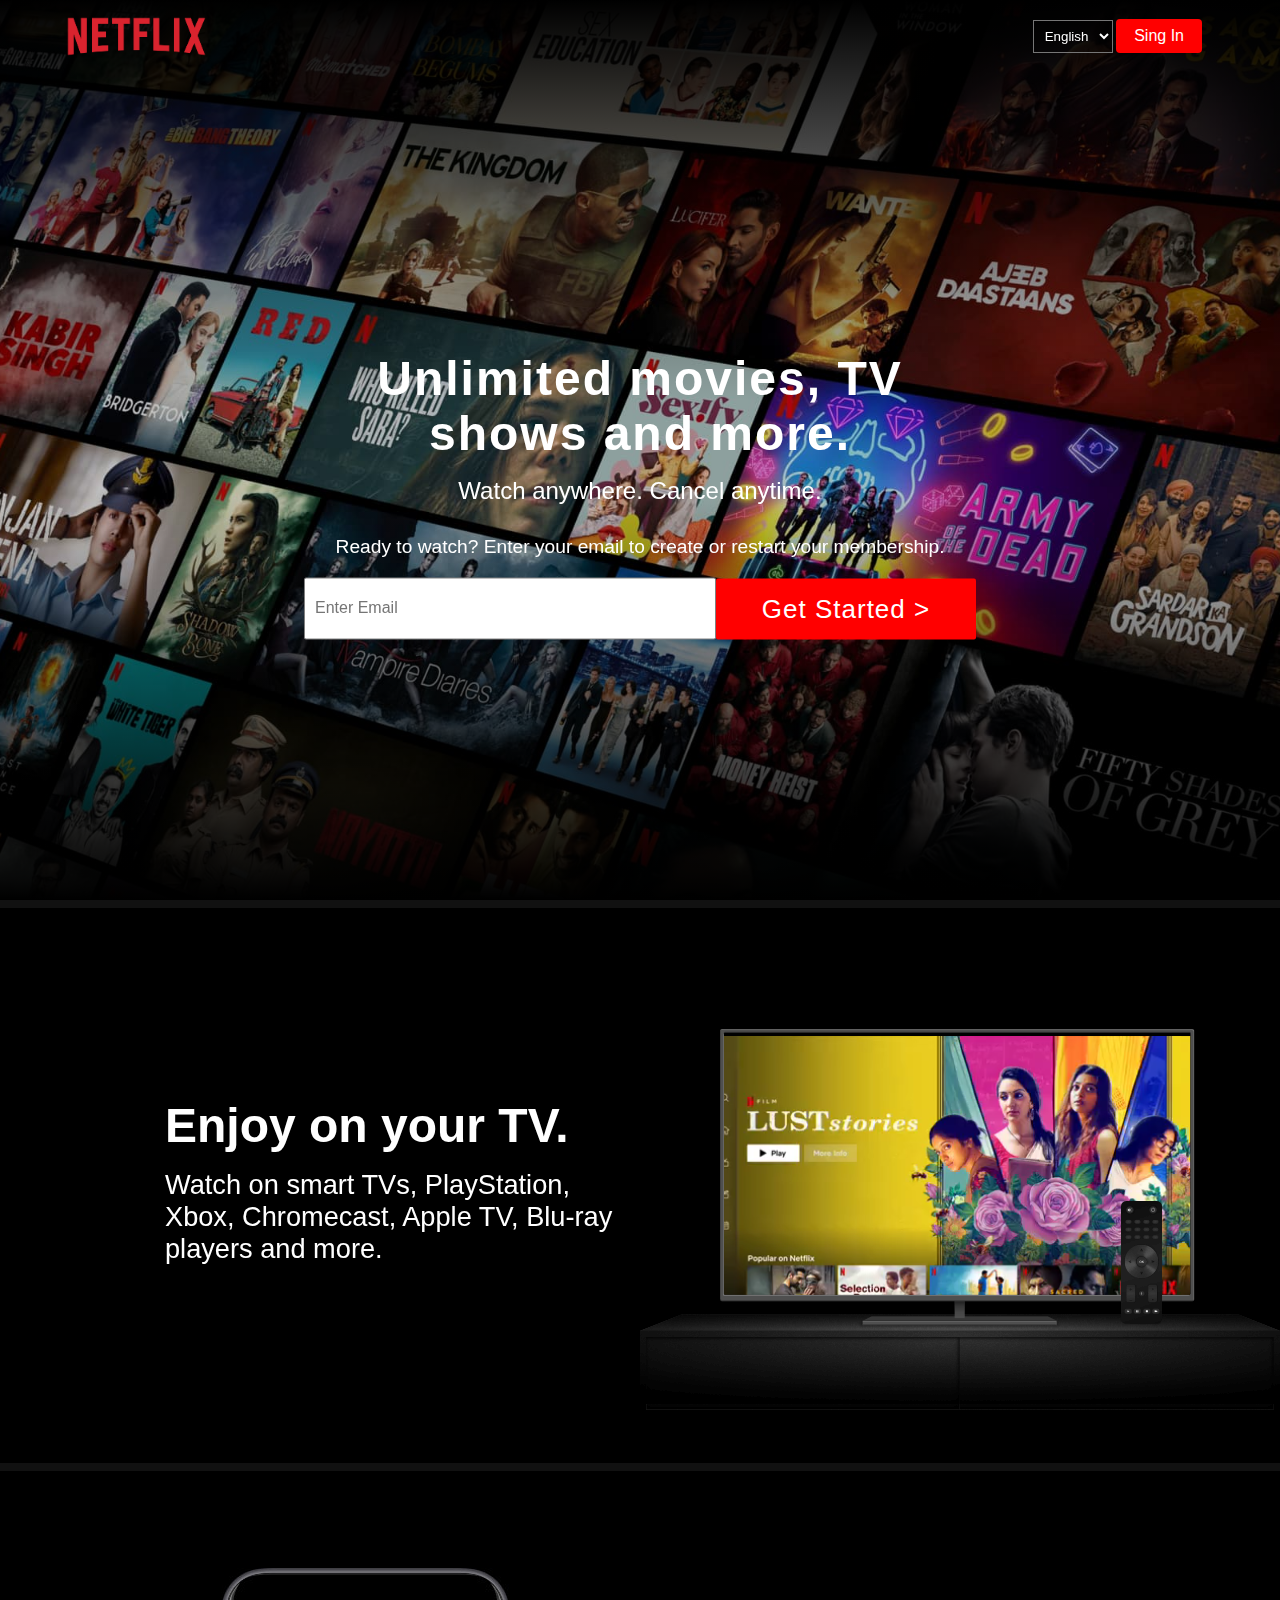
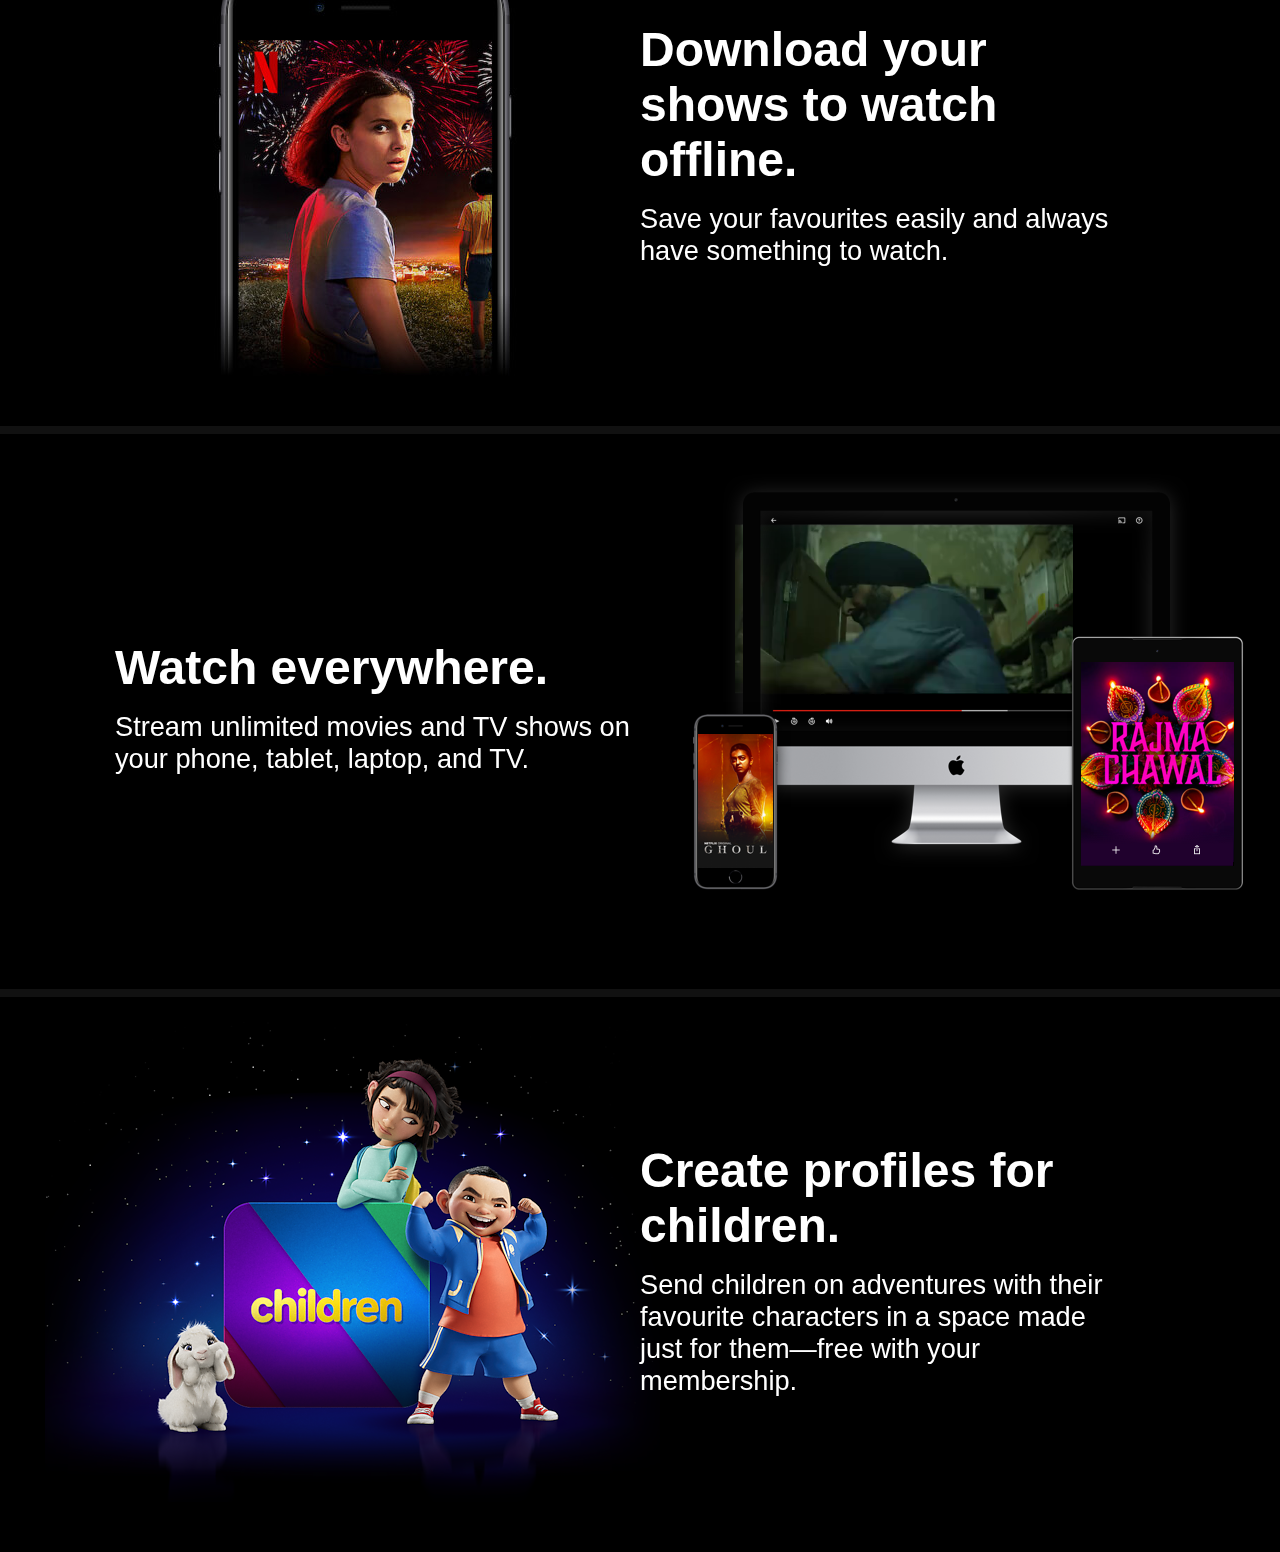
<file: index.html>
<!DOCTYPE html>
<html lang="en">
<head>
  <meta charset="UTF-8">
  <meta http-equiv="X-UA-Compatible" content="IE=edge">
  <meta name="viewport" content="width=device-width, initial-scale=1.0">
  <link rel=" icon" href="assets/Nicon.ico">
  <link rel="stylesheet" href="style.css">
  <title> Netflix India – Watch TV Shows Online, Watch Movies Online</title>
</head>
<body>
    <section class="container">
      <div class="head">
        <img src="assets/Netflix Logo.png" alt="NetflixLogo">
        <select name="language" id="language">
          <option value="index.html">English</option>
          <option value="index2.html">हिन्दी</option>
         <select>

          <script>
            var urlMenu = document.getElementById('language')
            urlMenu.onchange = function ()
          {
             var useroption = this.options[this.selectedIndex];
             if (useroption.value != "nothing")
             {
                 window.open(useroption.value, "English हिन्दी", "");
             }
          }
          
          </script>

        <a href = "https://www.netflix.com/in/login">Sing In </a>
      </div>
    </section> 
    <section class="banner">
      <img src="assets/banner.jpg" alt="banner" class="fit">
      <div class="box">
        <div class="heading">
          <h2>Unlimited movies, TV shows and more.</h2>
          <h5>Watch anywhere. Cancel anytime.</h5>
          <p>Ready to watch? Enter your email to create or restart your membership.</p>
        </div>
        <div class="Email">
          <input type="text" placeholder="Enter Email">
          <a href="moviezone.html">Get Started > </a>
        </div>
      </div>
    </section> 

    <section class="style-card">
      <div class="card-1">
        <div class="desc-1">
          <h1>Enjoy on your TV.</h1>
          <p>Watch on smart TVs, PlayStation, Xbox, Chromecast, Apple TV, Blu-ray players and more.</p>
        </div>
        <img src="assets/part1img.png" alt="part1">
        <video class="video-1" autoplay="" playsinline="" muted="" loop="">
          <source src="assets/part1videoslide.m4v" type="video/mp4">
        </video>
      </div>

      <div class="card-2">
        <img src="assets/part2img.jpg" alt="part1">
        <div class="desc-2">
          <h1>Download your shows to watch offline.</h1>
          <p>Save your favourites easily and always have something to watch.</p>
        </div>
      </div>

      <div class="card-3">
        <div class="desc-3">
          <h1>Watch everywhere.</h1>
          <p> Stream unlimited movies and TV shows on your phone, tablet, laptop, and TV.</p>
        </div>
        <img src="assets/part3img.png" alt="part1">
        <video class="video-1" autoplay="" playsinline="" muted="" loop="">
          <source src="assets/part2videoslide.m4v" type="video/mp4">
        </video>
      </div>

      <div class="card-4">
        <img src="assets/part4img.png" alt="part4">
        <div class="desc-4">
          <h1>Create profiles for children.</h1>
          <p>Send children on adventures with their
             favourite characters in a space made just for them—free with your membership.</p>
        </div>
      </div>
</section>

    

  </body>
  </html>
</file>
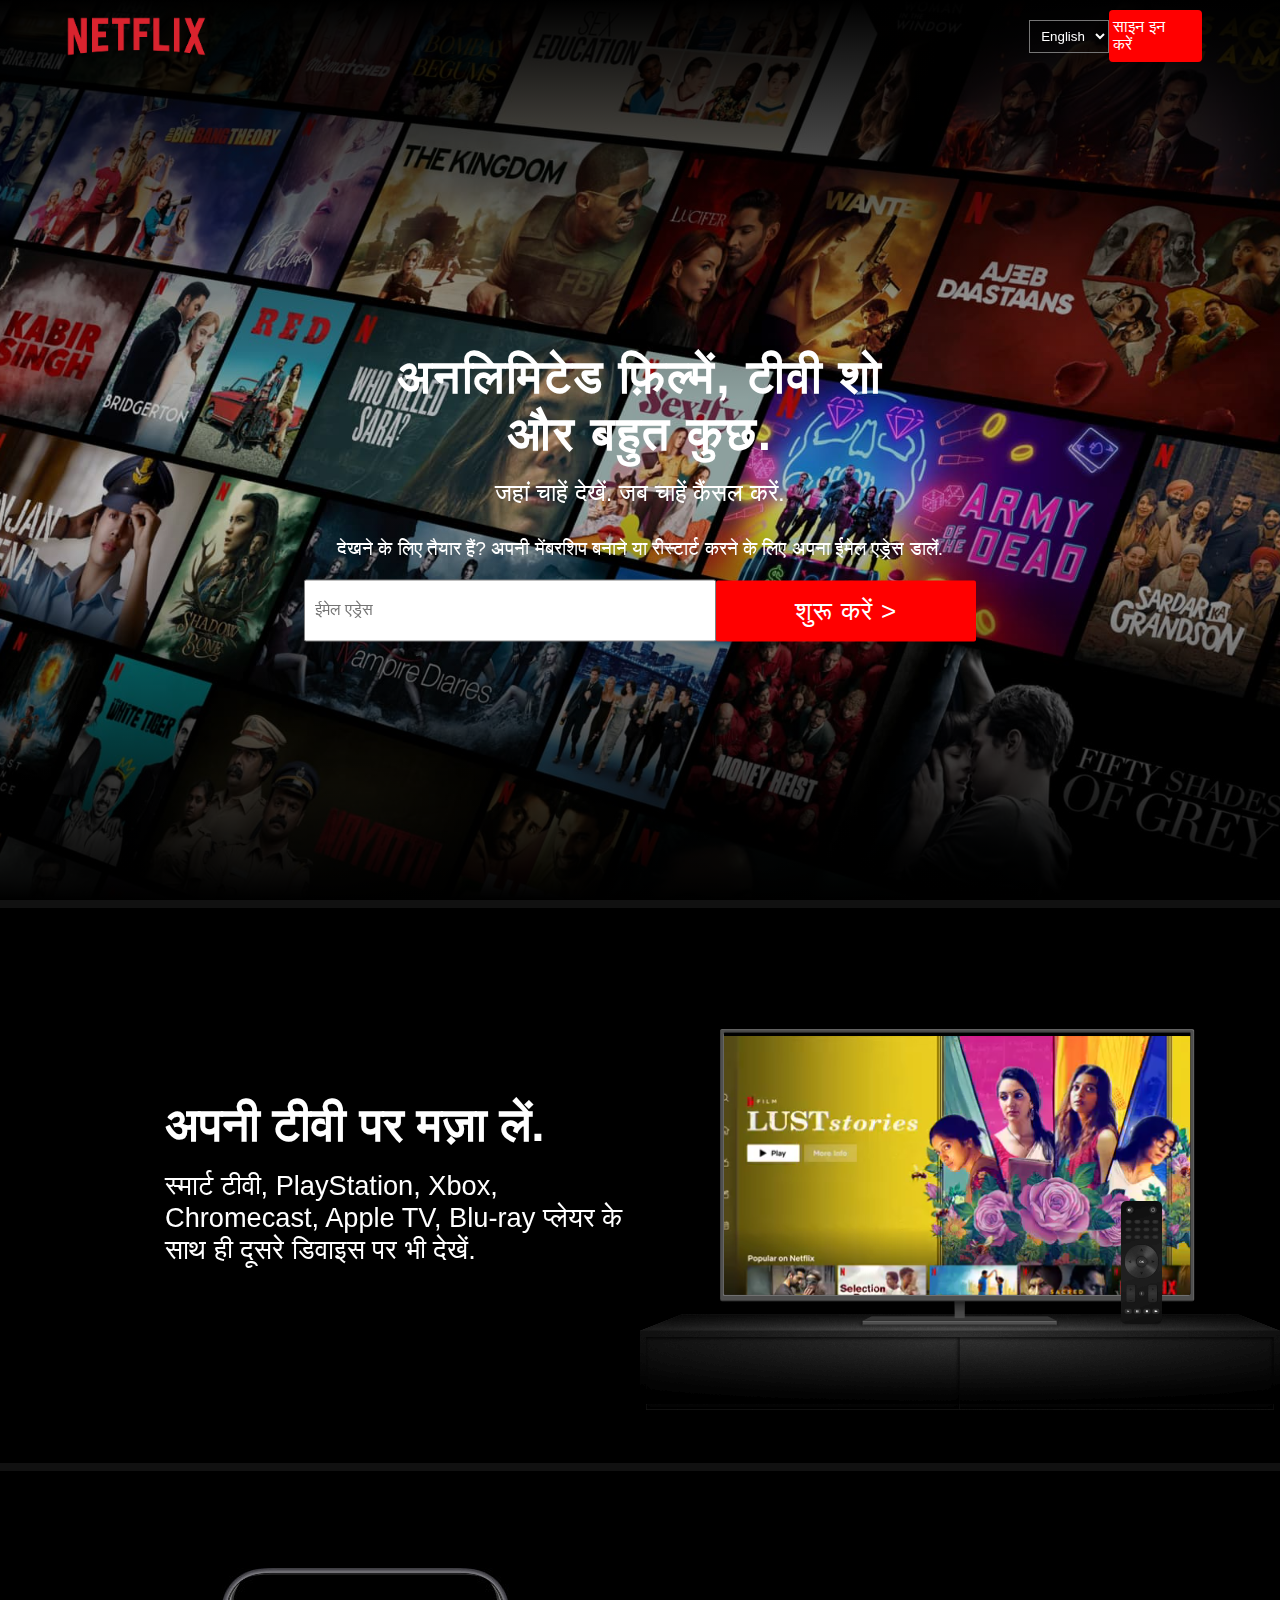
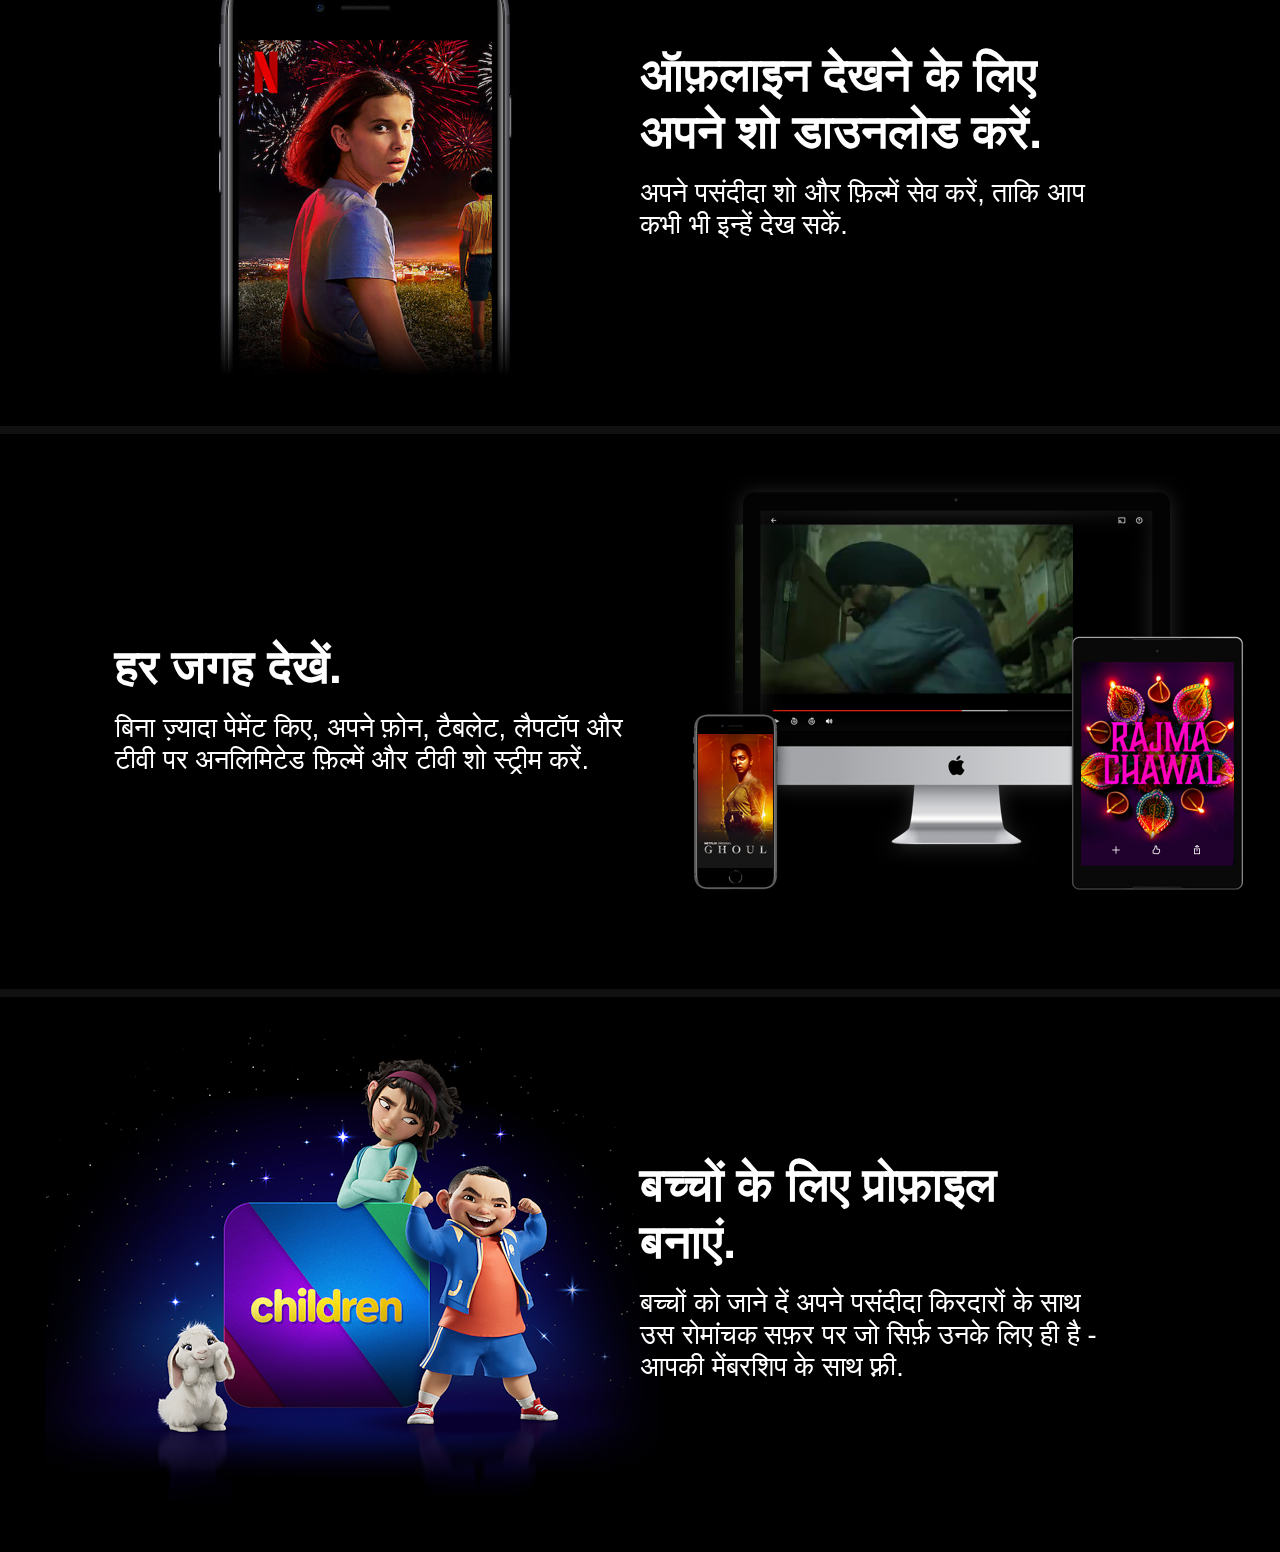
<file: index2.html>
<!DOCTYPE html>
<html lang="en">
<head>
  <meta charset="UTF-8">
  <meta http-equiv="X-UA-Compatible" content="IE=edge">
  <meta name="viewport" content="width=device-width, initial-scale=1.0">
  <link rel=" icon" href="assets/Nicon.ico">
  <link rel="stylesheet" href="style.css">
  <title> Netflix India – Watch TV Shows Online, Watch Movies Online</title>
</head>
<body>
    <section class="container">
      <div class="head">
        <img src="assets/Netflix Logo.png" alt="NetflixLogo">
        <select name="language" id="language">
          <option value="index.html">English</option>
          <option value="moviezone.html">हिन्दी</option>
         <select>

          <script>
            var urlMenu = document.getElementById('language')
            urlMenu.onchange = function ()
          {
             var useroption = this.options[this.selectedIndex];
             if (useroption.value != "nothing")
             {
                 window.open(useroption.value, "English हिन्दी", "");
             }
          }
          
          </script>

        <a style="padding-left : 4px" href = "https://www.netflix.com/in/login">साइन इन करें </a>
      </div>
    </section> 
    <section class="banner">
      <img src="assets/banner.jpg" alt="banner" class="fit">
      <div class="box">
        <div class="heading">
          <h2>अनलिमिटेड फ़िल्में, टीवी शो और बहुत कुछ.</h2>
          <h5> जहां चाहें देखें. जब चाहें कैंसल करें.</h5>
          <p> देखने के लिए तैयार हैं? अपनी मेंबरशिप बनाने या रीस्टार्ट करने के लिए अपना ईमेल एड्रेस डालें.</p>
        </div>
        <div class="Email">
          <input type="text" placeholder="ईमेल एड्रेस">
          <a href="moviezone.html"> शुरू करें > </a>
        </div>
      </div>
    </section> 

    <section class="style-card">
      <div class="card-1">
        <div class="desc-1">
          <h1>अपनी टीवी पर मज़ा लें.</h1>
          <p> स्मार्ट टीवी, PlayStation, Xbox, Chromecast, Apple TV, Blu-ray प्लेयर के साथ ही दूसरे डिवाइस पर भी देखें.</p>
        </div>
        <img src="assets/part1img.png" alt="part1">
        <video class="video-1" autoplay="" playsinline="" muted="" loop="">
          <source src="assets/part1videoslide.m4v" type="video/mp4">
        </video>
      </div>

      <div class="card-2">
        <img src="assets/part2img.jpg" alt="part1">
        <div class="desc-2">
          <h1> ऑफ़लाइन देखने के लिए अपने शो डाउनलोड करें.</h1>
          <p> अपने पसंदीदा शो और फ़िल्में सेव करें, ताकि आप कभी भी इन्हें देख सकें.</p>
        </div>
      </div>

      <div class="card-3">
        <div class="desc-3">
          <h1>हर जगह देखें.</h1>
          <p> बिना ज़्यादा पेमेंट किए, अपने फ़ोन, टैबलेट, लैपटॉप और टीवी पर अनलिमिटेड फ़िल्में और टीवी शो स्ट्रीम करें. </p>
        </div>
        <img src="assets/part3img.png" alt="part1">
        <video class="video-1" autoplay="" playsinline="" muted="" loop="">
          <source src="assets/part2videoslide.m4v" type="video/mp4">
        </video>
      </div>

      <div class="card-4">
        <img src="assets/part4img.png" alt="part4">
        <div class="desc-4">
          <h1>बच्चों के लिए प्रोफ़ाइल बनाएं.</h1>
          <p> बच्चों को जाने दें अपने पसंदीदा किरदारों के साथ उस रोमांचक सफ़र पर जो सिर्फ़ उनके लिए ही है - आपकी मेंबरशिप के साथ फ़्री.</p>
        </div>
      </div>
</section>

    

  </body>
  </html>
</file>
<file: style.css>
*{
    margin: 0;
    padding: 0;
}

body{
    font-family: Arial, Helvetica, sans-serif;
    background-color: black; 
}
.container .head{
    position: absolute;
    top: 0;
    left: 0;
    display: flex;
    justify-content: space-between;
    align-items: center;
    width: 90%;
    padding: 0 50px;
    z-index: 1000000;
}

.container .head img {
    width: 15%;
    
}

.container .head a {
    color: white;
    text-decoration: none;
    background-color: red;
    padding: 8px 18px;
    border-radius: 4px;
}


.banner{
    width: 100%;
    height: 100vh;
    position: relative;
    display: flex;
    justify-content: center;
    align-items: center;
}

.banner:before{
    content: '';
    position: absolute;
    top: 0;
    left: 0;
    width: 100%;
    height: 400px;
    z-index: 1;
    background: linear-gradient(to bottom,#000,transparent);
}

.banner:after{
    content: '';
    position: absolute;
    bottom: 0;
    left: 0;
    width: 100%;
    height: 400px;
    z-index: 1;
    background: linear-gradient(to top,#000,transparent);
}

.banner .fit{
    width: 100%;
    height: 100%;
    position: absolute;
    top: 0;
    left: 0;
    object-fit: cover;
}

.banner .box{
    position: absolute;
    top: 55%;
    left: 50%;
    transform: translate(-50%, -50%);
    z-index: 1000;
}

.banner .box .heading{
    display: flex;
    flex-direction: column;
    justify-content: center;
    align-items: center;
    text-align: center;
}

.banner .box .heading h2{
    font-size: 3em;
    color: white;
    letter-spacing: 2px;
    width: 80%;
}

.banner .box .heading h5{
    font-size: 1.5em;
    color: white;
    font-weight: 300;
    padding: 1rem 0; 
} 

.banner .box .heading p{
    font-size: 1.2em;
    color: white;
    font-weight: 300%;
    padding: 15px 0;
    padding-bottom: 20px; 
}

.banner .box .Email{
    display: flex;
    flex-direction: row;
    justify-content: center;
    align-items: center;
}

.banner .box .Email input{
    font-size: 16px;
    color: black;
    height: 50px;
    min-width: 400px;
    outline: none;
    border-radius: 2px;
    border: 1px solid gray;
    align-items: center;
    padding: 10px 10px 0 0;
}

.banner .box .Email input::placeholder{
    position: absolute;
    top: 20px;
    left: 10px;
}

.banner .box .Email a{
    text-decoration: none;
    color: white;
    font-weight: 400;
    background: red;
    line-height: 61px;
    border-radius: 2px;
    min-width: 200px;
    font-size: 1.625rem;
    padding: 0 30px;
    letter-spacing: 1px;
    text-align: center;
}

.card-1,
.card-2,
.card-3,
.card-4{
    border-top: 8px solid #111;
    padding: 50px;
    color: #fff;
}

.card-1{
    position: relative;
    display: inline-grid;
    grid-template-columns: 50% 40%;
    text-align: left;
    align-items: center;
    padding: 25px 45px 50px;
}

 .desc-1{
     padding-left: 120px;
 }

.style-card h1{
    font-size: 3rem;
    padding: 1rem;
    padding-left: 0;
}

.style-card p{
    font-size: 1.7rem;
    line-height: 2rem;
}

.card-1 video{
    position: relative;
    height: 57%;
    width: -116%;
    grid-column: 2/2 ;
    grid-row: 1/2 ;
    z-index: -5;
    margin-left: 15%;
}

.card-1 img{
    grid-column: 2/2 ;
    grid-row: 1/2 ;

}



.card-2{
    position: relative;
    display: inline-grid;
    grid-template-columns: 50% 40%;
    text-align: left;
    align-items: center;
    padding: 25px 45px 50px;
}
 .card-3{
    position: relative;
    display: inline-grid;
    grid-template-columns: 50% 40%;
    text-align: left;
    align-items: center;
    padding: 25px 45px 50px;
}

 .desc-3{
     padding-left: 70px;
 }
 
 .card-3 video{
    position: relative;
    top: -90px;
    height: 90%;
    width: 71%;
    grid-column: 2/2 ;
    grid-row: 1/2 ;
    z-index: -1;
    margin-left: 20% 
}

.card-3 img{
    grid-column: 2/2 ;
    grid-row: 1/2 ;
}
   
.card-4{
    position: relative;
    display: inline-grid;
    grid-template-columns: 50% 40%;
    text-align: left;
    align-items: center;
    padding: 25px 45px 50px;
}

.container .head select {
    color: white;
    padding: 7px;
    background-color: transparent;
    margin-left: 70%;
    }
</file>
